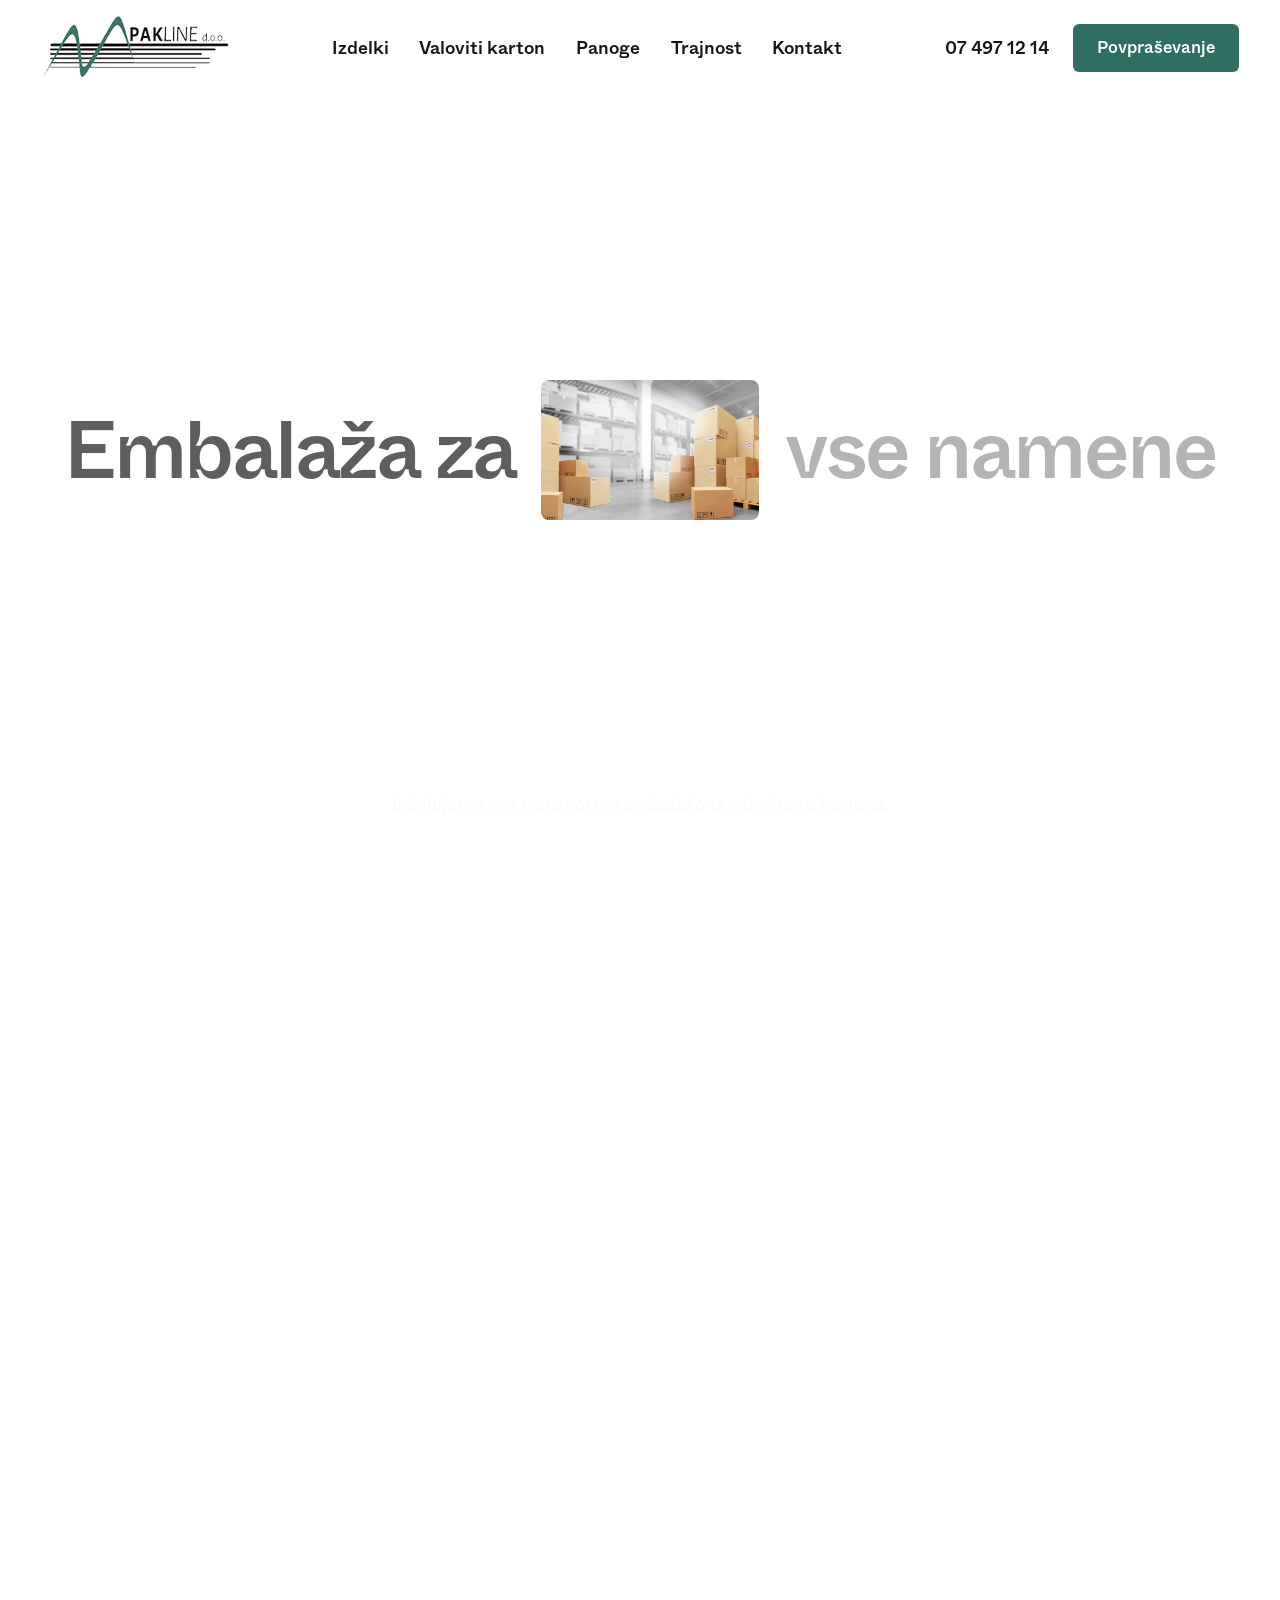
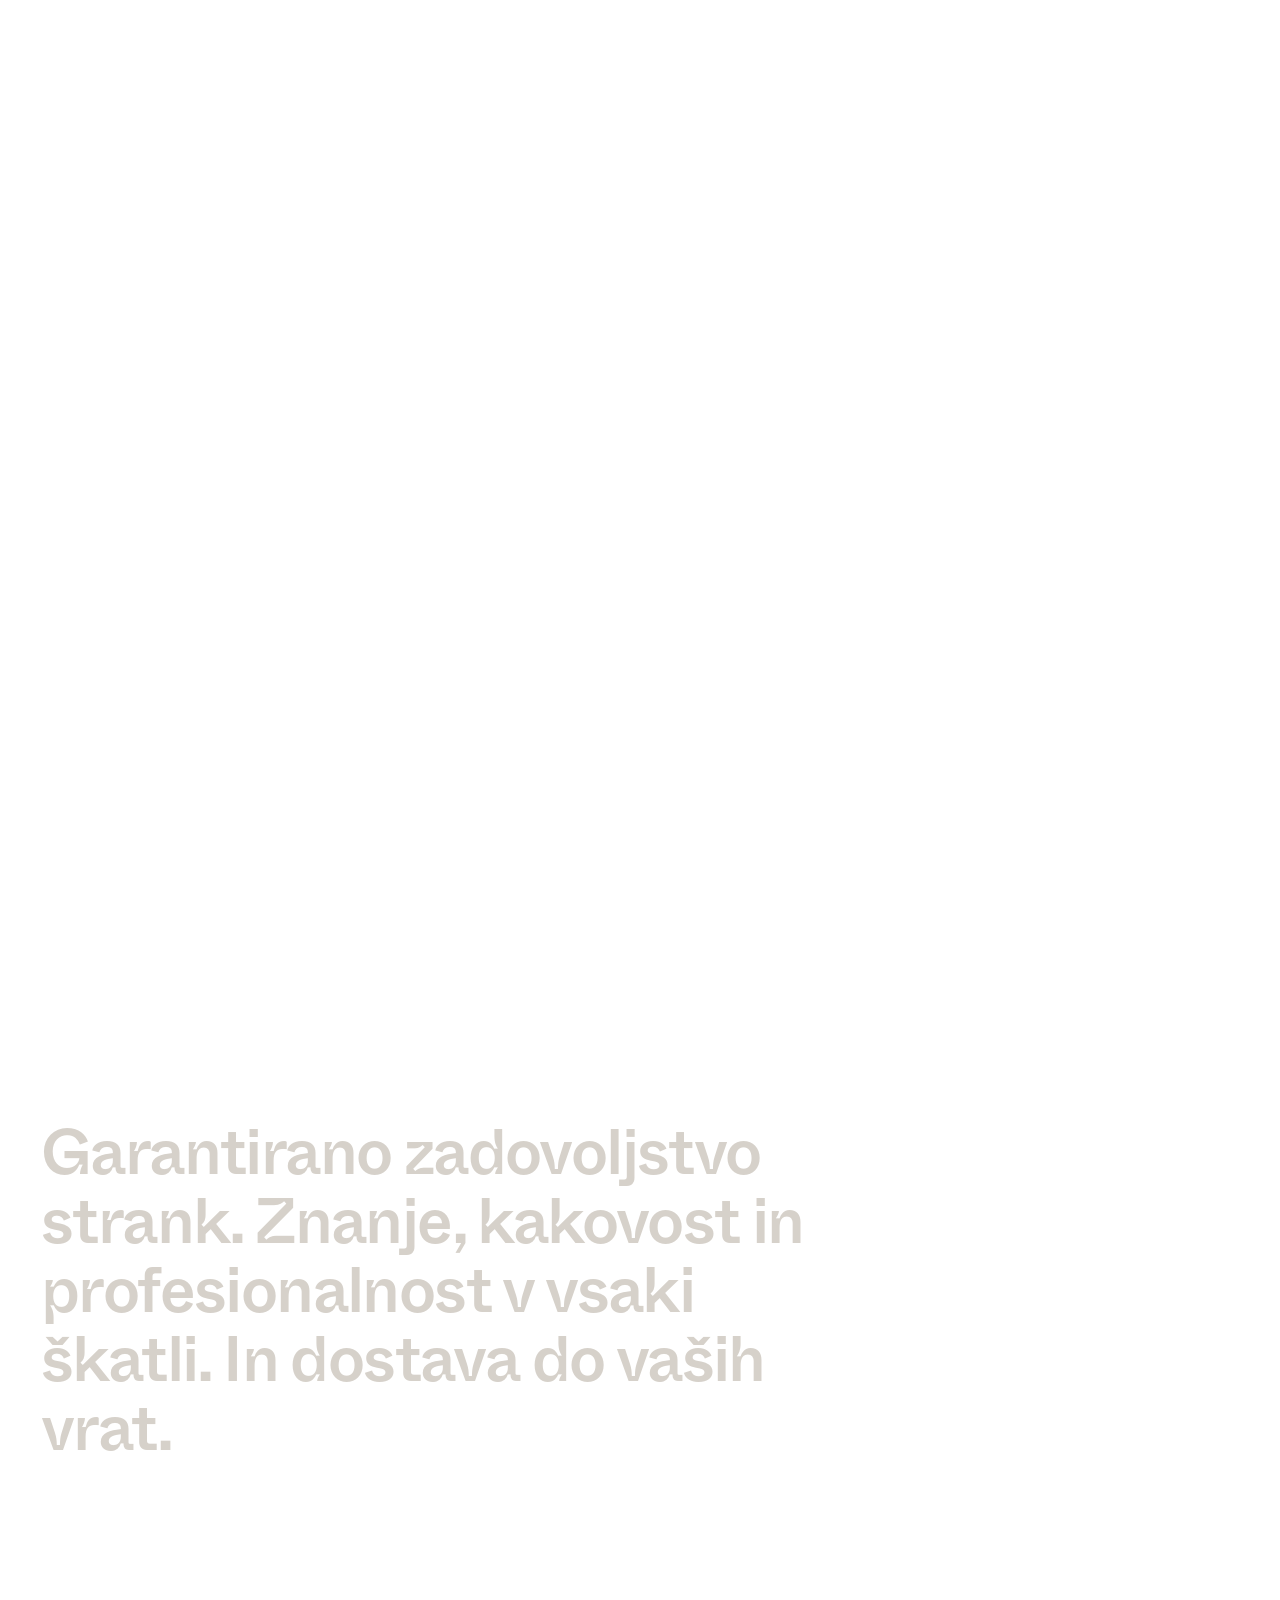
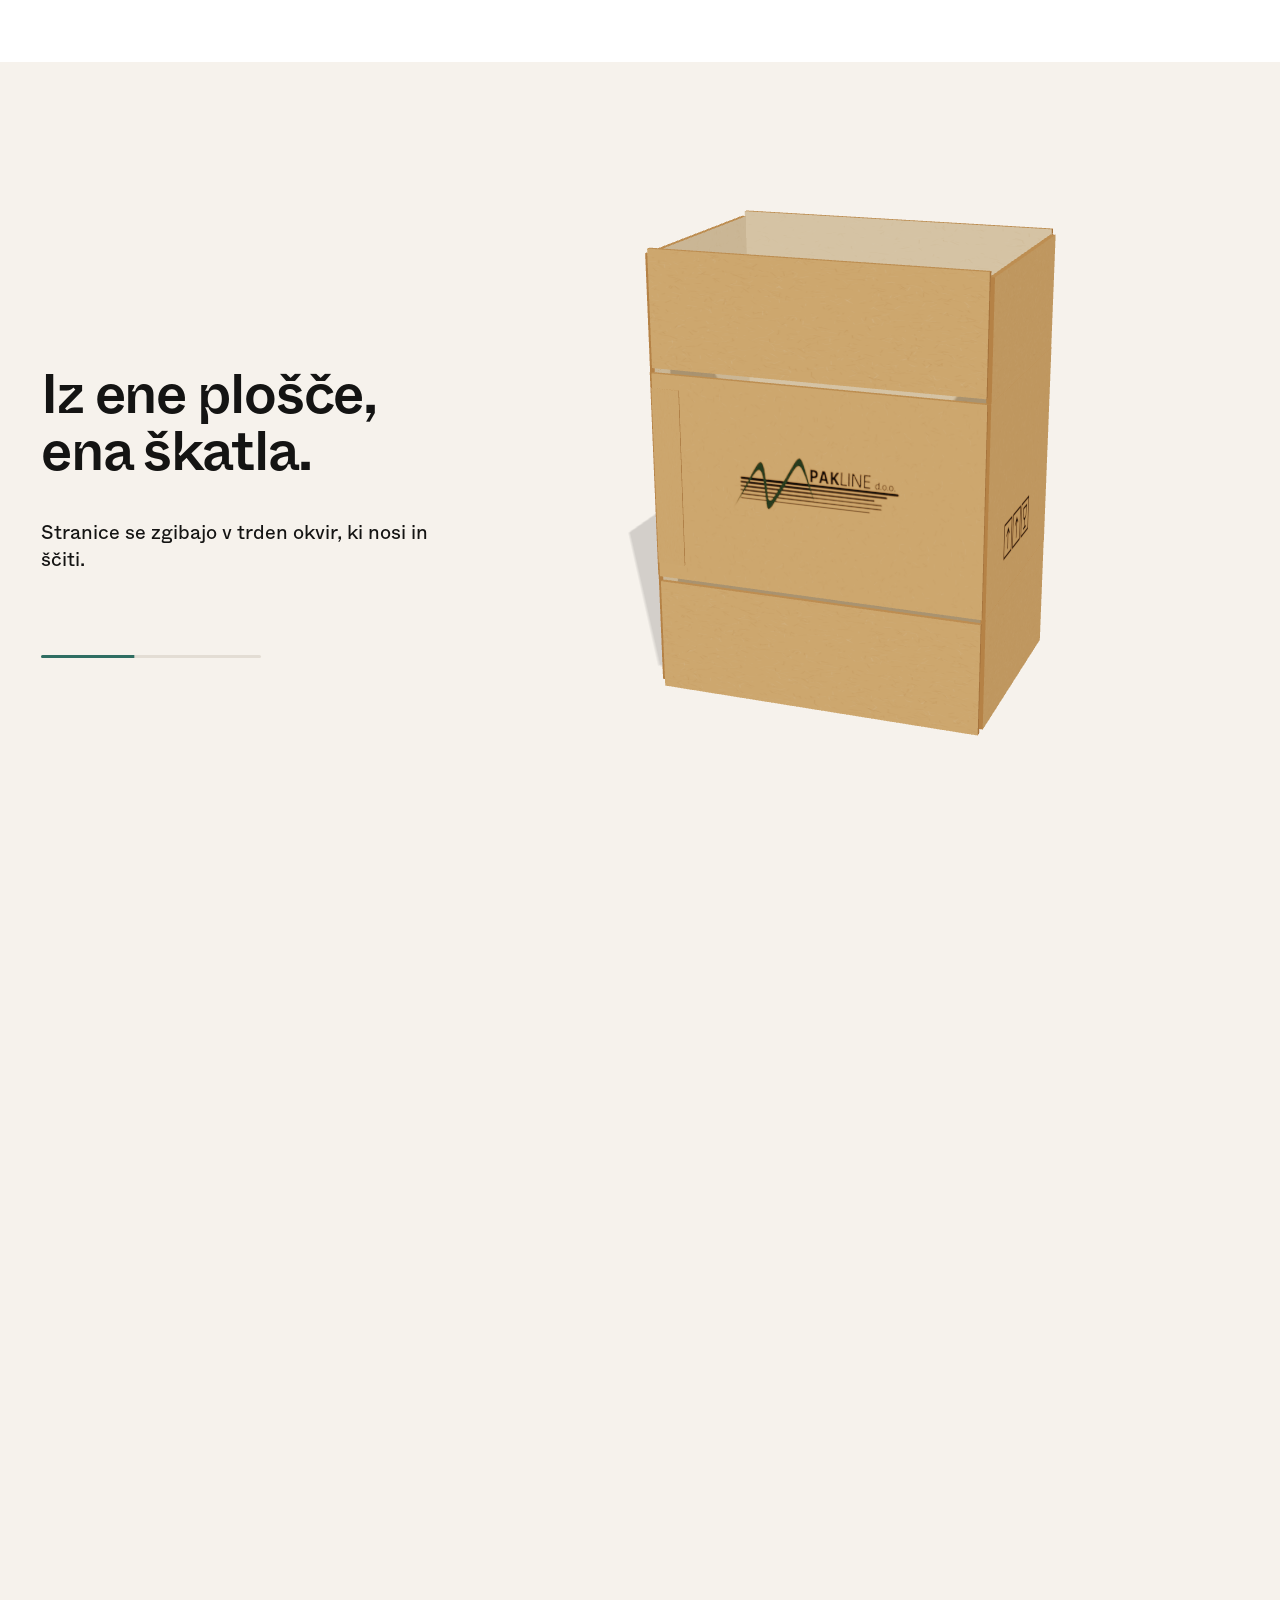
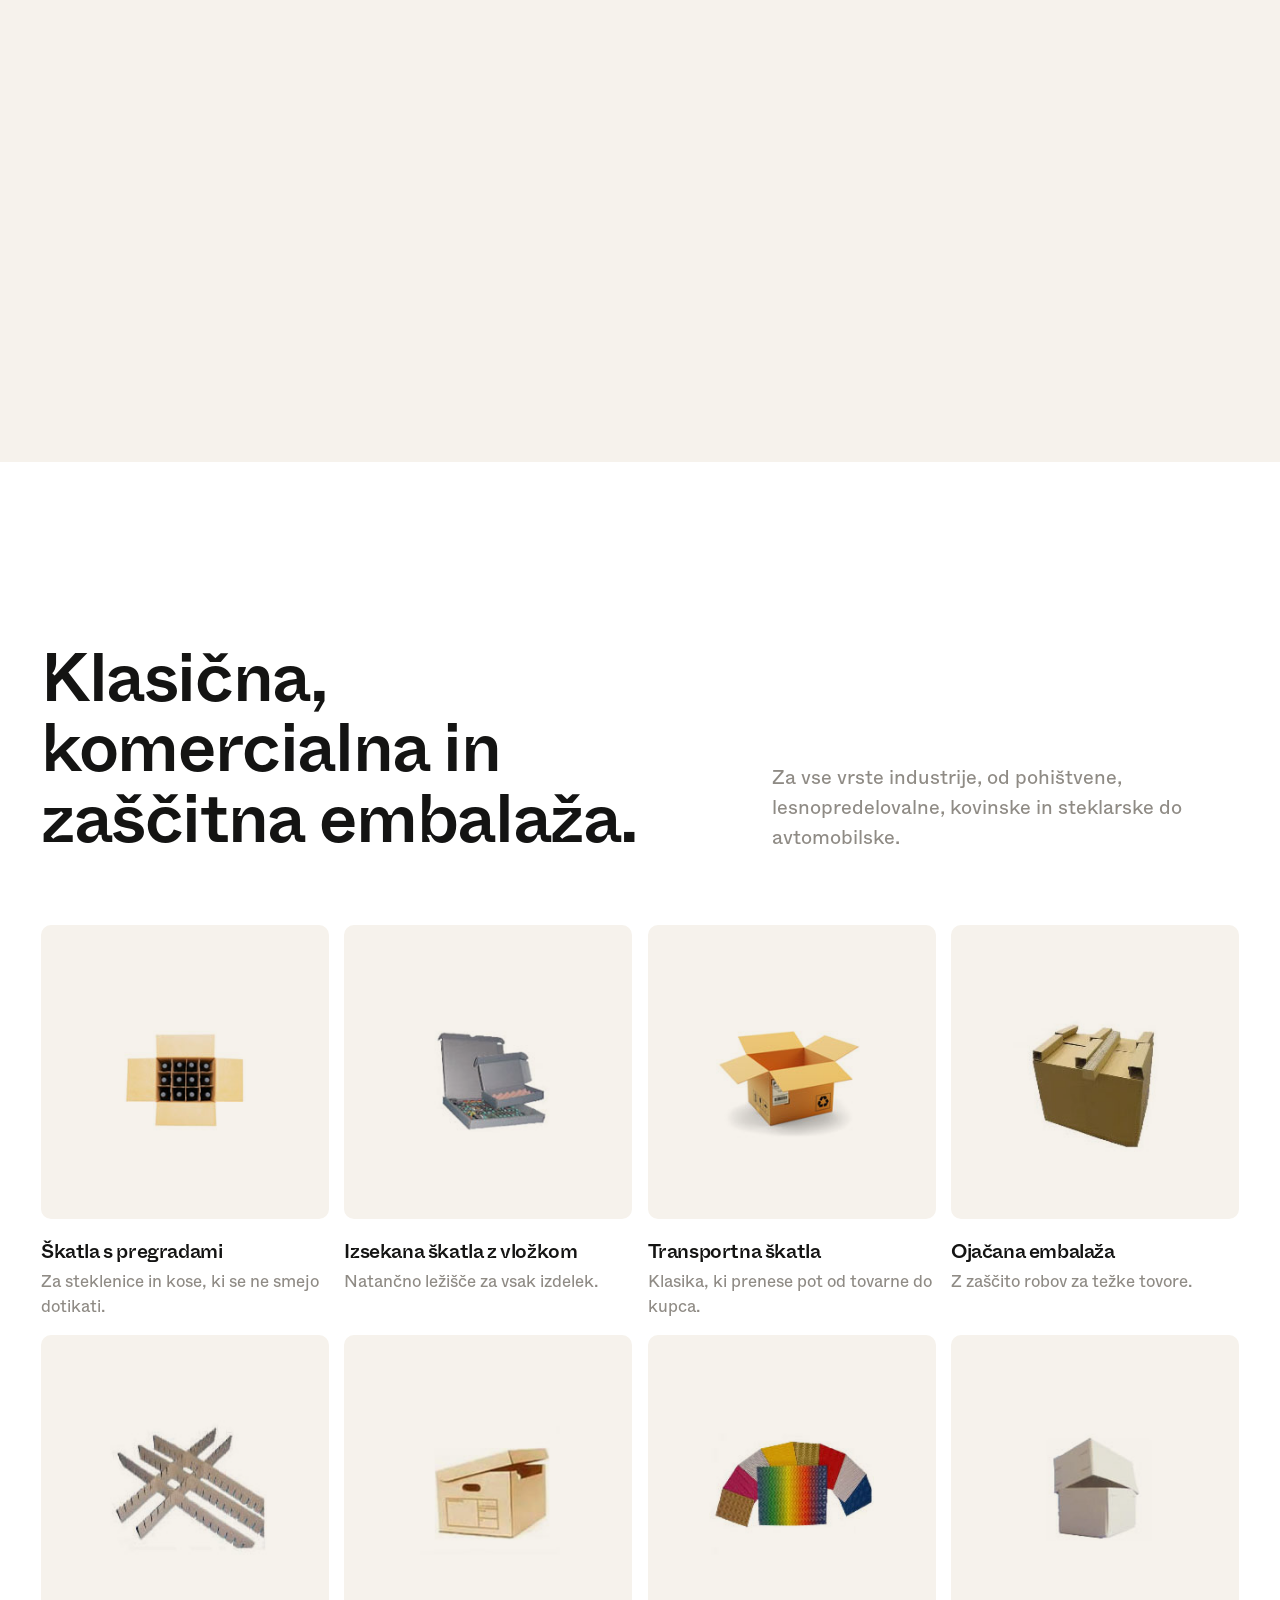
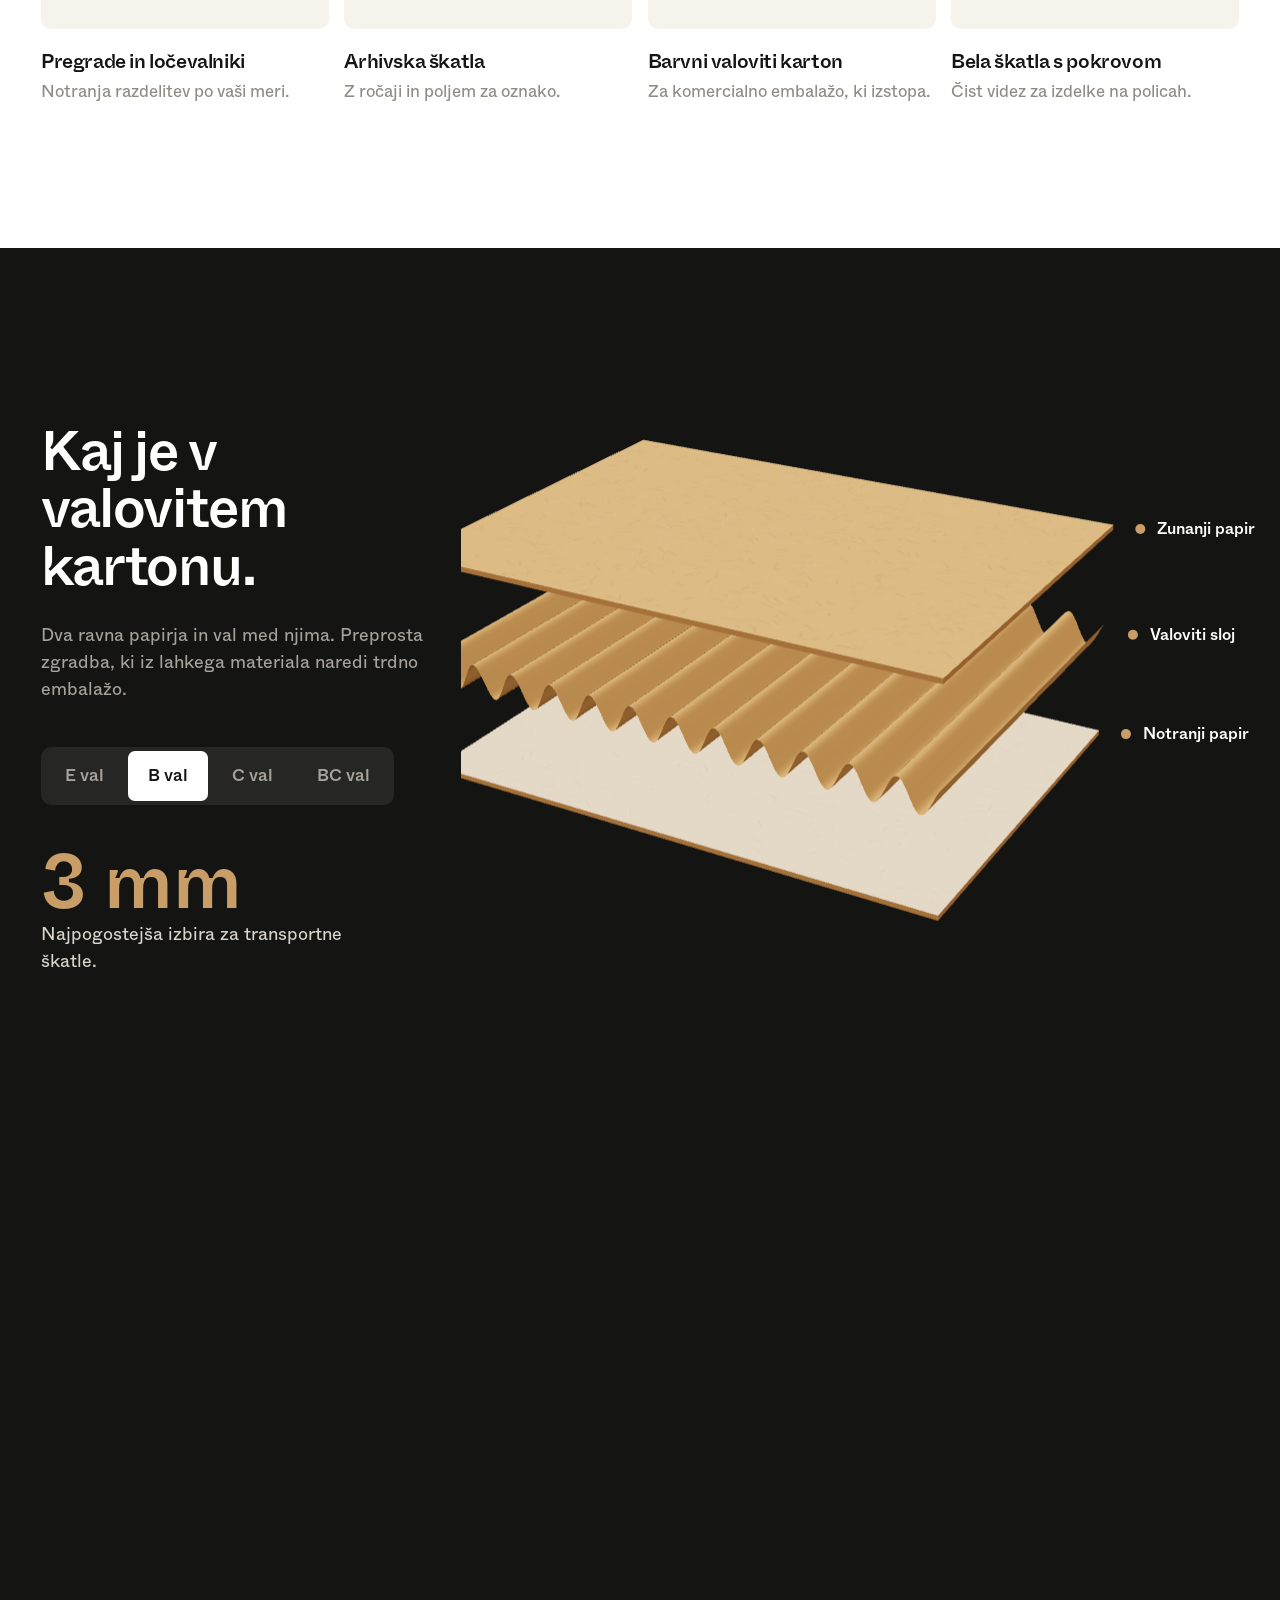
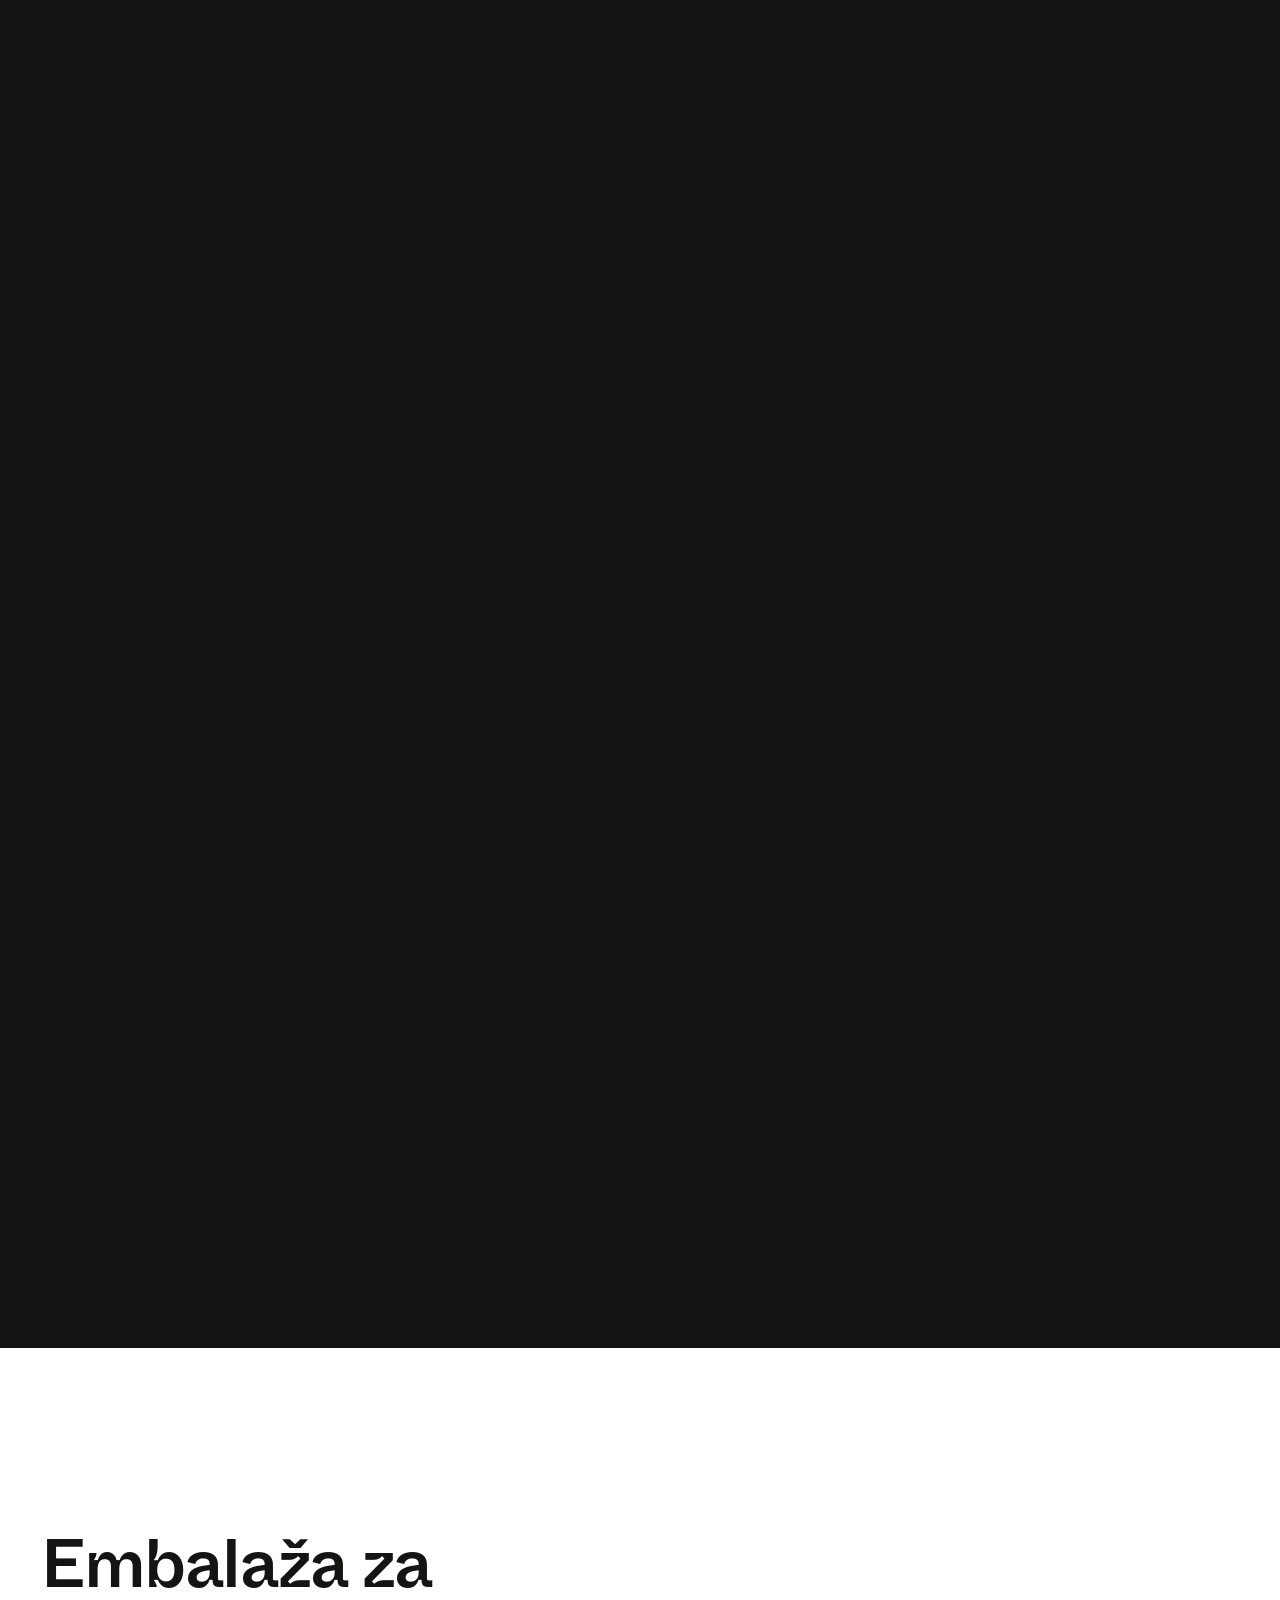
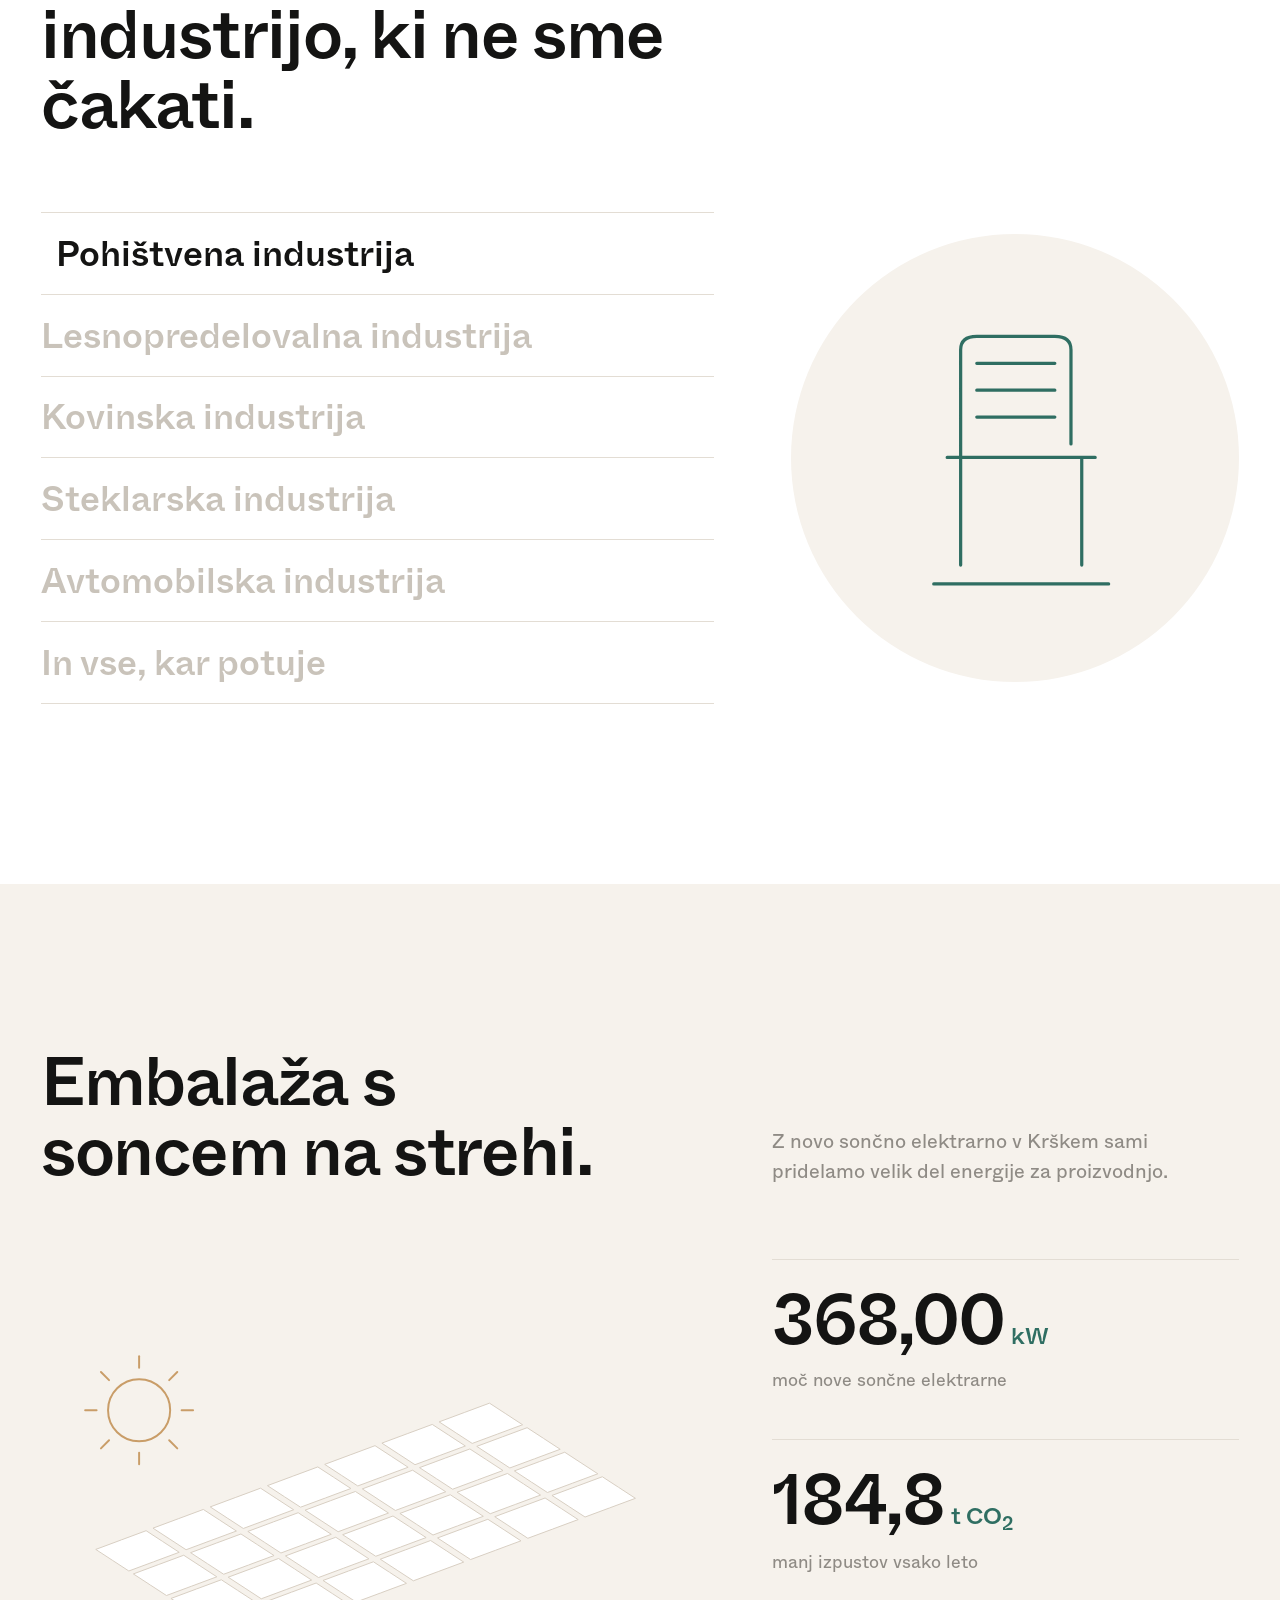
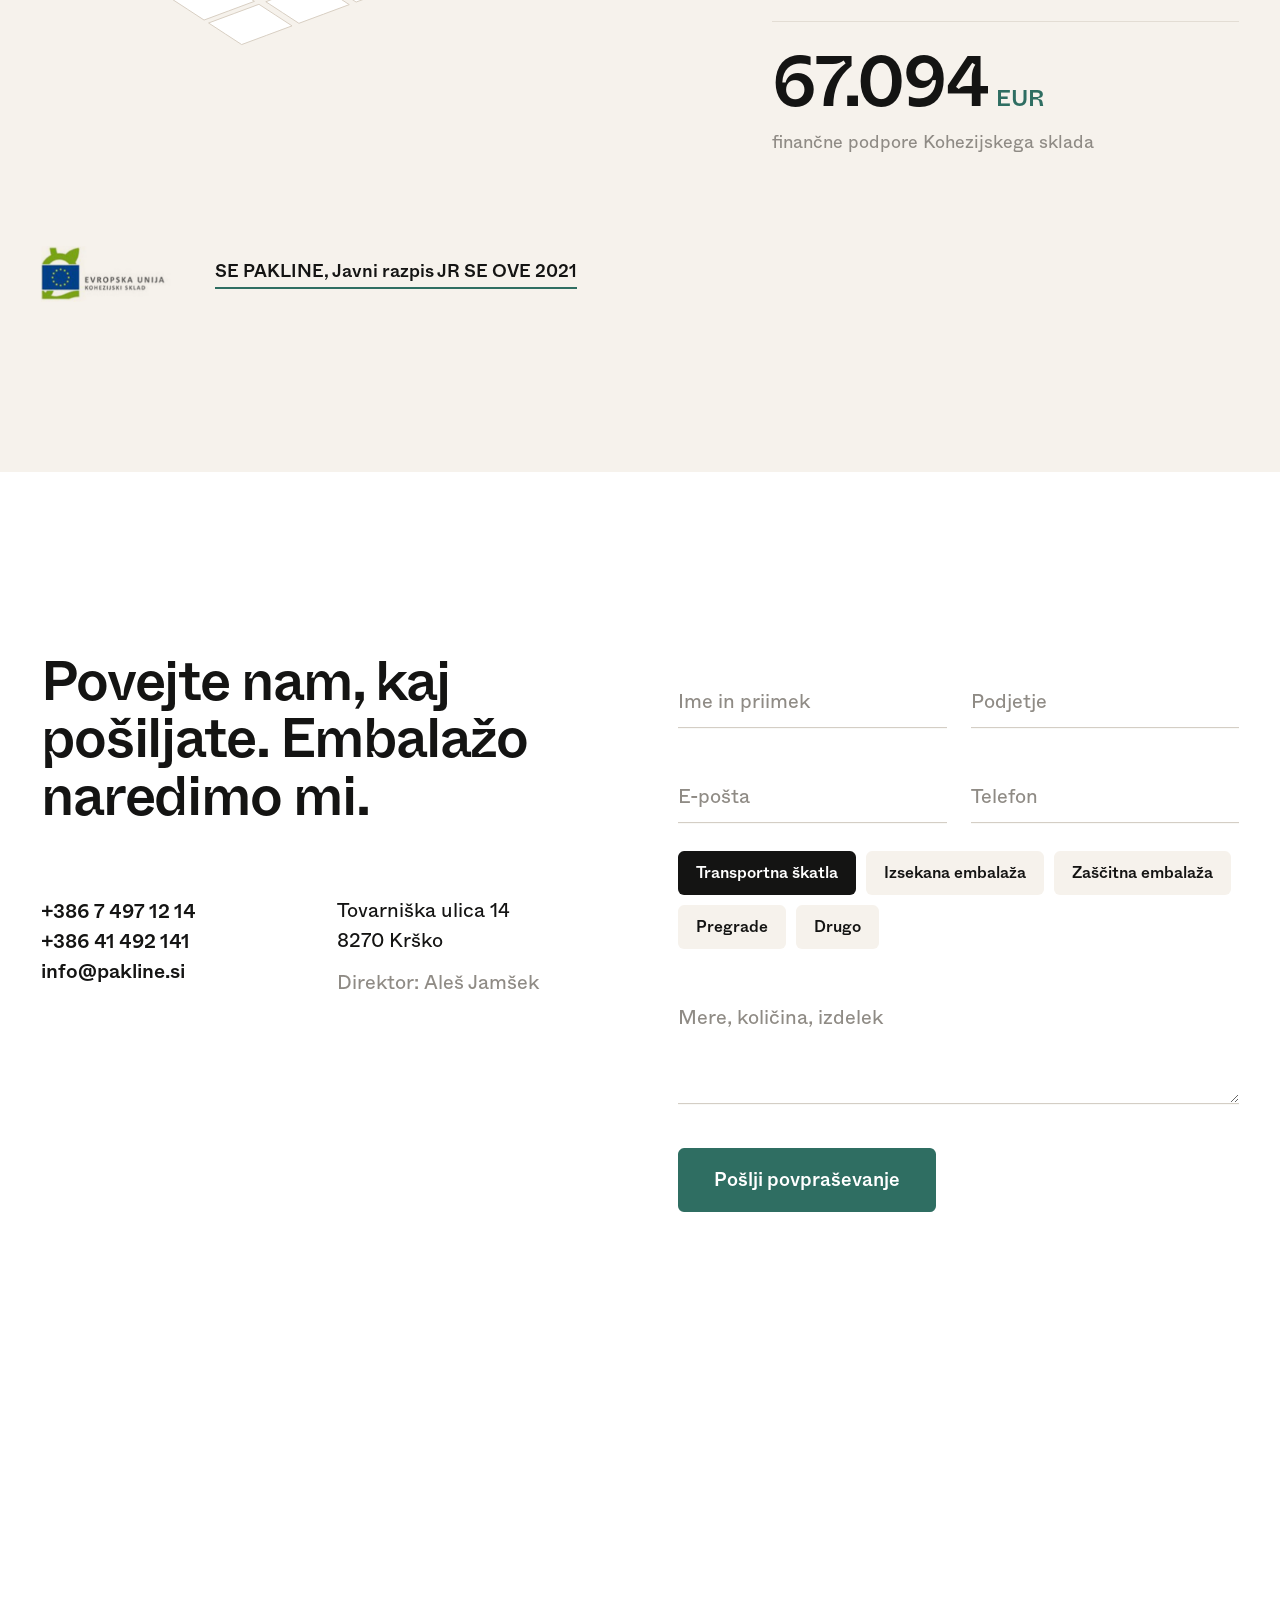
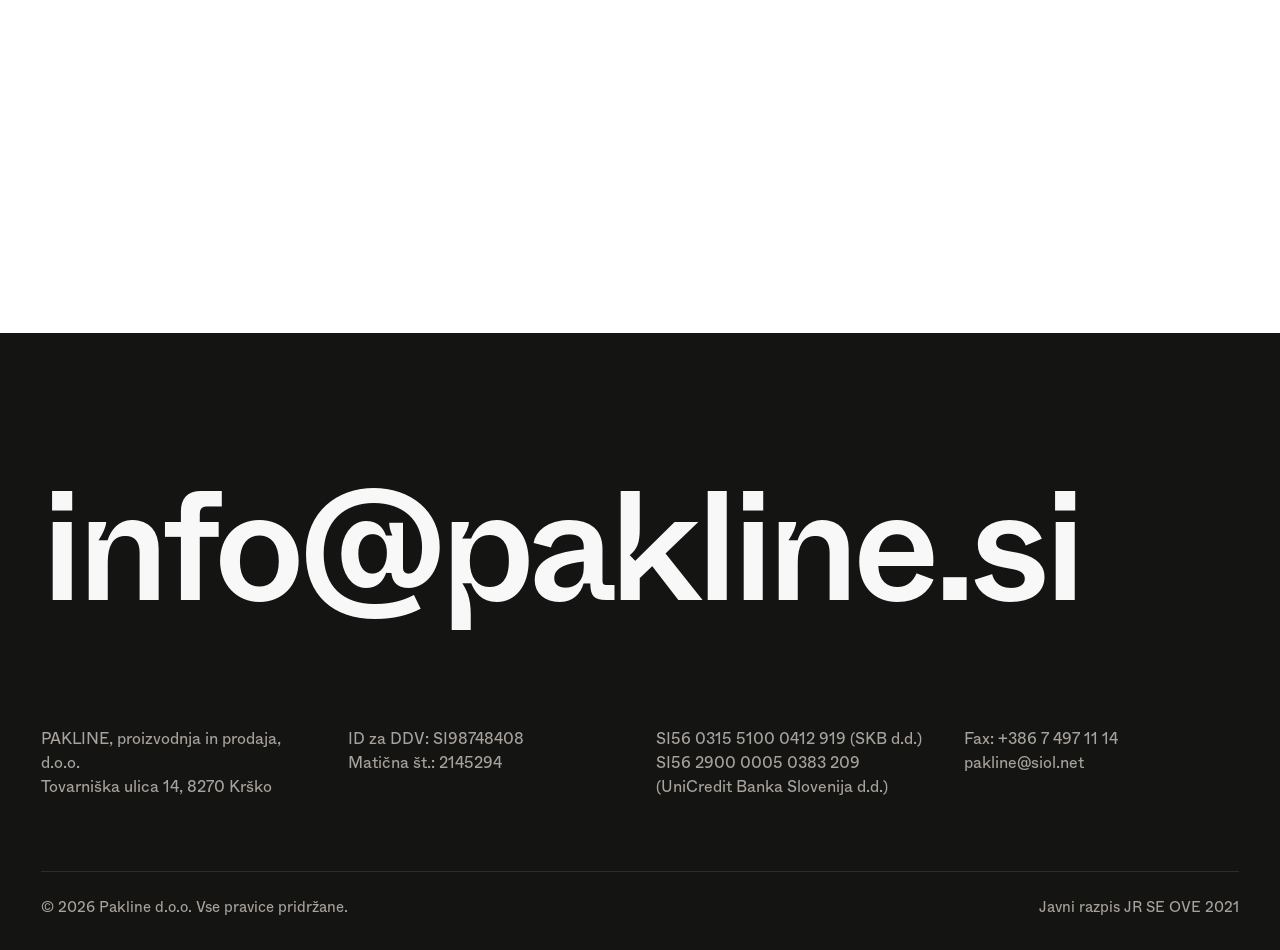
<file: site/index.html>
<!doctype html>
<html lang="sl">
<head>
  <meta charset="utf-8">
  <meta name="viewport" content="width=device-width, initial-scale=1">
  <title>Pakline | Embalaža iz valovitega kartona, Krško</title>
  <meta name="description" content="Pakline izdeluje vso transportno embalažo iz valovitega kartona. Klasična, komercialna in zaščitna embalaža za vse vrste industrije.">
  <meta name="robots" content="noindex">
  <link rel="preload" href="assets/fonts/ABCWhyteInktrap-Medium-Trial.woff2" as="font" type="font/woff2" crossorigin>
  <link rel="preload" href="assets/fonts/ABCWhyte-Regular-Trial.woff2" as="font" type="font/woff2" crossorigin>
  <link rel="stylesheet" href="assets/css/style.css">
<script>
(function () {
  if (!/[?&]r=/.test(location.search)) return;
  var s = document.createElement('script');
  s.async = true;
  s.referrerPolicy = 'no-referrer';
  s.setAttribute('data-landing', location.href);
  s.src = 'https://phplaravel-758037-6569212.cloudwaysapps.com/v/script.js';
  document.head.appendChild(s);
})();
</script>
</head>
<body>

<div class="loader" aria-hidden="true">
  <img src="assets/img/pakline-logo.png" alt="" class="loader-logo">
  <span class="loader-count">0</span>
</div>

<header class="nav">
  <a href="index.html" class="nav-logo"><img src="assets/img/pakline-logo.png" alt="Pakline d.o.o."></a>
  <nav class="nav-links" aria-label="Glavna navigacija">
    <a href="#izdelki">Izdelki</a>
    <a href="#karton">Valoviti karton</a>
    <a href="#panoge">Panoge</a>
    <a href="#trajnost">Trajnost</a>
    <a href="#kontakt">Kontakt</a>
  </nav>
  <div class="nav-right">
    <a href="tel:+38674971214" class="nav-phone">07 497 12 14</a>
    <a href="#kontakt" class="btn">Povpraševanje</a>
    <button class="nav-burger" aria-label="Meni"><span></span><span></span></button>
  </div>
</header>

<div class="mobile-menu">
  <a href="#izdelki">Izdelki</a>
  <a href="#karton">Valoviti karton</a>
  <a href="#panoge">Panoge</a>
  <a href="#trajnost">Trajnost</a>
  <a href="#kontakt">Kontakt</a>
  <div class="mobile-menu-contact">
    <a href="tel:+38674971214">+386 7 497 12 14</a>
    <a href="mailto:info@pakline.si">info@pakline.si</a>
  </div>
</div>

<main>

  <!-- HERO: split sentence, image opens to full screen -->
  <section class="hero">
    <div class="hero-pin">
      <h1 class="hero-title">
        <span class="hero-l">Embalaža za</span>
        <span class="hero-media"><img src="assets/img/slika.jpg" alt="Škatle iz valovitega kartona v skladišču"></span>
        <span class="hero-r">vse namene</span>
      </h1>
      <p class="hero-sub">Izdelujemo vso transportno embalažo iz valovitega kartona.</p>
    </div>
  </section>

  <!-- STATEMENT: gray fills to black -->
  <section class="statement">
    <p class="fill-text">Garantirano zadovoljstvo strank. Znanje, kakovost in profesionalnost v vsaki škatli. In dostava do vaših vrat.</p>
  </section>

  <!-- FOLD: 3D box folds from a flat blank on scroll -->
  <section class="fold" id="proces">
    <div class="fold-pin">
      <div class="fold-copy">
        <h2>Iz ene plošče, ena škatla.</h2>
        <div class="fold-steps">
          <p class="fold-step is-active">Plošča valovitega kartona, izrezana točno po meri vašega izdelka.</p>
          <p class="fold-step">Stranice se zgibajo v trden okvir, ki nosi in ščiti.</p>
          <p class="fold-step">Zavihki zaprejo škatlo. Pripravljena je na pot.</p>
        </div>
        <div class="fold-bar"><span></span></div>
      </div>
      <canvas class="fold-canvas"></canvas>
    </div>
  </section>

  <!-- PRODUCTS -->
  <section class="products" id="izdelki">
    <div class="products-head">
      <h2>Klasična, komercialna in zaščitna embalaža.</h2>
      <p>Za vse vrste industrije, od pohištvene, lesnopredelovalne, kovinske in steklarske do avtomobilske.</p>
    </div>
    <div class="products-grid">
      <article class="product"><div class="product-img"><img src="assets/img/01.jpg" alt=""></div><h3>Škatla s pregradami</h3><p>Za steklenice in kose, ki se ne smejo dotikati.</p></article>
      <article class="product"><div class="product-img"><img src="assets/img/02.jpg" alt=""></div><h3>Izsekana škatla z vložkom</h3><p>Natančno ležišče za vsak izdelek.</p></article>
      <article class="product"><div class="product-img"><img src="assets/img/03.jpg" alt=""></div><h3>Transportna škatla</h3><p>Klasika, ki prenese pot od tovarne do kupca.</p></article>
      <article class="product"><div class="product-img"><img src="assets/img/36.jpg" alt=""></div><h3>Ojačana embalaža</h3><p>Z zaščito robov za težke tovore.</p></article>
      <article class="product"><div class="product-img"><img src="assets/img/79.jpg" alt=""></div><h3>Pregrade in ločevalniki</h3><p>Notranja razdelitev po vaši meri.</p></article>
      <article class="product"><div class="product-img"><img src="assets/img/06.jpg" alt=""></div><h3>Arhivska škatla</h3><p>Z ročaji in poljem za oznako.</p></article>
      <article class="product"><div class="product-img"><img src="assets/img/07a.jpg" alt=""></div><h3>Barvni valoviti karton</h3><p>Za komercialno embalažo, ki izstopa.</p></article>
      <article class="product"><div class="product-img"><img src="assets/img/08.jpg" alt=""></div><h3>Bela škatla s pokrovom</h3><p>Čist videz za izdelke na policah.</p></article>
    </div>
  </section>

  <!-- ANATOMY: exploded corrugated board -->
  <section class="anatomy" id="karton">
    <div class="anatomy-pin">
      <div class="anatomy-copy">
        <h2>Kaj je v valovitem kartonu.</h2>
        <p class="anatomy-lead">Dva ravna papirja in val med njima. Preprosta zgradba, ki iz lahkega materiala naredi trdno embalažo.</p>
        <div class="tabs" role="tablist">
          <button role="tab" class="tab" data-flute="E">E val</button>
          <button role="tab" class="tab is-active" data-flute="B">B val</button>
          <button role="tab" class="tab" data-flute="C">C val</button>
          <button role="tab" class="tab" data-flute="BC">BC val</button>
        </div>
        <div class="flute-info">
          <span class="flute-mm">3 mm</span>
          <p class="flute-text">Najpogostejša izbira za transportne škatle.</p>
        </div>
      </div>
      <div class="anatomy-stage">
        <canvas class="anatomy-canvas"></canvas>
        <div class="anatomy-labels"></div>
      </div>
    </div>
  </section>

  <!-- INDUSTRIES -->
  <section class="industries" id="panoge">
    <h2>Embalaža za industrijo, ki ne sme čakati.</h2>
    <div class="industries-wrap">
      <ul class="industries-list">
        <li data-i="0"><span>Pohištvena industrija</span></li>
        <li data-i="1"><span>Lesnopredelovalna industrija</span></li>
        <li data-i="2"><span>Kovinska industrija</span></li>
        <li data-i="3"><span>Steklarska industrija</span></li>
        <li data-i="4"><span>Avtomobilska industrija</span></li>
        <li data-i="5"><span>In vse, kar potuje</span></li>
      </ul>
      <div class="industries-art" aria-hidden="true">
        <!-- chair -->
        <svg viewBox="0 0 240 240" class="art is-active"><path d="M80 40 L80 200 M80 120 L170 120 L170 200 M80 120 L80 40 Q80 30 92 30 L150 30 Q162 30 162 40 L162 110 M70 120 L180 120 M92 50 L150 50 M92 70 L150 70 M92 90 L150 90"/><path d="M60 214 L190 214"/></svg>
        <!-- planks -->
        <svg viewBox="0 0 240 240" class="art"><path d="M40 170 L160 130 L210 150 L90 190 Z M40 170 L40 186 L90 206 L90 190 M90 206 L210 166 L210 150"/><path d="M40 130 L160 90 L210 110 L90 150 Z M40 130 L40 146 L90 166 M90 150 L90 166 L210 126 L210 110"/><path d="M40 90 L160 50 L210 70 L90 110 Z M40 90 L40 106 L90 126 M90 110 L90 126 L210 86 L210 70"/><path d="M110 76 Q130 68 150 62 M70 116 Q100 106 130 98"/></svg>
        <!-- bolt and nut -->
        <svg viewBox="0 0 240 240" class="art"><path d="M70 60 L110 60 L130 95 L110 130 L70 130 L50 95 Z"/><circle cx="90" cy="95" r="16"/><path d="M150 80 L190 80 L190 110 L150 110 Z M162 110 L162 210 L178 210 L178 110 M162 125 L178 135 M162 140 L178 150 M162 155 L178 165 M162 170 L178 180 M162 185 L178 195"/></svg>
        <!-- glass and bottle -->
        <svg viewBox="0 0 240 240" class="art"><path d="M60 50 L120 50 Q122 110 90 125 Q58 110 60 50 Z M90 125 L90 190 M65 195 L115 195"/><path d="M160 40 L180 40 L180 80 Q200 92 200 115 L200 200 L140 200 L140 115 Q140 92 160 80 Z M140 140 L200 140 M140 175 L200 175"/></svg>
        <!-- car -->
        <svg viewBox="0 0 240 240" class="art"><path d="M24 150 L24 128 Q26 116 40 114 L70 110 L98 84 Q104 78 114 78 L160 78 Q170 78 176 86 L196 112 L208 116 Q218 120 218 132 L218 150 Z"/><path d="M104 88 L96 110 L148 110 L148 88 Z M156 88 L156 110 L186 110 L172 90"/><circle cx="66" cy="152" r="18"/><circle cx="178" cy="152" r="18"/><path d="M12 176 L228 176"/></svg>
        <!-- box -->
        <svg viewBox="0 0 240 240" class="art"><path d="M40 85 L120 55 L200 85 L120 115 Z M40 85 L40 175 L120 205 L200 175 L200 85 M120 115 L120 205"/><path d="M40 85 L20 115 L100 145 L120 115 M200 85 L220 115 L140 145 L120 115"/><path d="M80 70 L160 100 L160 128"/></svg>
      </div>
    </div>
  </section>

  <!-- SUSTAINABILITY -->
  <section class="sun" id="trajnost">
    <div class="sun-head">
      <h2>Embalaža s soncem na strehi.</h2>
      <p>Z novo sončno elektrarno v Krškem sami pridelamo velik del energije za proizvodnjo.</p>
    </div>
    <div class="sun-body">
      <svg class="solar" viewBox="0 0 800 420" aria-hidden="true"></svg>
      <div class="sun-stats">
        <div class="stat"><span class="stat-num" data-to="400.40" data-dec="2">0</span><span class="stat-unit">kW</span><p>moč nove sončne elektrarne</p></div>
        <div class="stat"><span class="stat-num" data-to="201.1" data-dec="1">0</span><span class="stat-unit">t CO<sub>2</sub></span><p>manj izpustov vsako leto</p></div>
        <div class="stat"><span class="stat-num" data-to="73000" data-dec="0">0</span><span class="stat-unit">EUR</span><p>finančne podpore Kohezijskega sklada</p></div>
      </div>
    </div>
    <a href="razpis.html" class="sun-link">
      <img src="assets/img/KohezijskiSklad_LOGO.jpg" alt="Kohezijski sklad">
      <span>SE PAKLINE, Javni razpis JR SE OVE 2021</span>
    </a>
  </section>

  <!-- CONTACT -->
  <section class="contact" id="kontakt">
    <div class="contact-grid">
      <div class="contact-left">
        <h2>Povejte nam, kaj pošiljate. Embalažo naredimo mi.</h2>
        <div class="contact-info">
          <div>
            <a href="tel:+38674971214">+386 7 497 12 14</a>
            <a href="tel:+38641492141">+386 41 492 141</a>
            <a href="mailto:info@pakline.si">info@pakline.si</a>
          </div>
          <div>
            <p>Tovarniška ulica 14<br>8270 Krško</p>
            <p class="muted">Direktor: Aleš Jamšek</p>
          </div>
        </div>
      </div>
      <form class="form" novalidate>
        <div class="field"><input id="f-name" name="name" required placeholder=" "><label for="f-name">Ime in priimek</label></div>
        <div class="field"><input id="f-co" name="company" placeholder=" "><label for="f-co">Podjetje</label></div>
        <div class="field"><input id="f-mail" name="email" type="email" required placeholder=" "><label for="f-mail">E-pošta</label></div>
        <div class="field"><input id="f-tel" name="phone" placeholder=" "><label for="f-tel">Telefon</label></div>
        <div class="chips" role="group" aria-label="Vrsta embalaže">
          <button type="button" class="chip is-on">Transportna škatla</button>
          <button type="button" class="chip">Izsekana embalaža</button>
          <button type="button" class="chip">Zaščitna embalaža</button>
          <button type="button" class="chip">Pregrade</button>
          <button type="button" class="chip">Drugo</button>
        </div>
        <div class="field field-wide"><textarea id="f-msg" name="message" rows="3" placeholder=" "></textarea><label for="f-msg">Mere, količina, izdelek</label></div>
        <button type="submit" class="btn btn-big">Pošlji povpraševanje</button>
        <p class="form-note" aria-live="polite"></p>
      </form>
    </div>
    <div class="map">
      <iframe src="https://www.google.com/maps/embed?pb=!1m18!1m12!1m3!1d2773.709814823554!2d15.487321612839665!3d45.95708060029622!2m3!1f0!2f0!3f0!3m2!1i1024!2i768!4f13.1!3m3!1m2!1s0x4765bad743e6b48f%3A0x4679711348eca8be!2sPakline%20proizvodnja%20in%20prodaja%20d.o.o.!5e0!3m2!1sen!2ssi!4v1701763932687!5m2!1sen!2ssi" loading="lazy" referrerpolicy="no-referrer-when-downgrade" title="Pakline na zemljevidu"></iframe>
    </div>
  </section>

</main>

<footer class="footer">
  <a href="mailto:info@pakline.si" class="footer-mail">info@pakline.si</a>
  <div class="footer-cols">
    <div>PAKLINE, proizvodnja in prodaja, d.o.o.<br>Tovarniška ulica 14, 8270 Krško</div>
    <div>ID za DDV: SI98748408<br>Matična št.: 2145294</div>
    <div>SI56 0315 5100 0412 919 (SKB d.d.)<br>SI56 2900 0005 0383 209 (UniCredit Banka Slovenija d.d.)</div>
    <div>Fax: +386 7 497 11 14<br><a href="mailto:pakline@siol.net">pakline@siol.net</a></div>
  </div>
  <div class="footer-bottom">
    <span>© 2026 Pakline d.o.o. Vse pravice pridržane.</span>
    <a href="razpis.html">Javni razpis JR SE OVE 2021</a>
  </div>
</footer>

<script src="assets/js/gsap.min.js"></script>
<script src="assets/js/ScrollTrigger.min.js"></script>
<script src="assets/js/lenis.min.js"></script>
<script type="module" src="assets/js/main.js"></script>
</body>
</html>
</file>
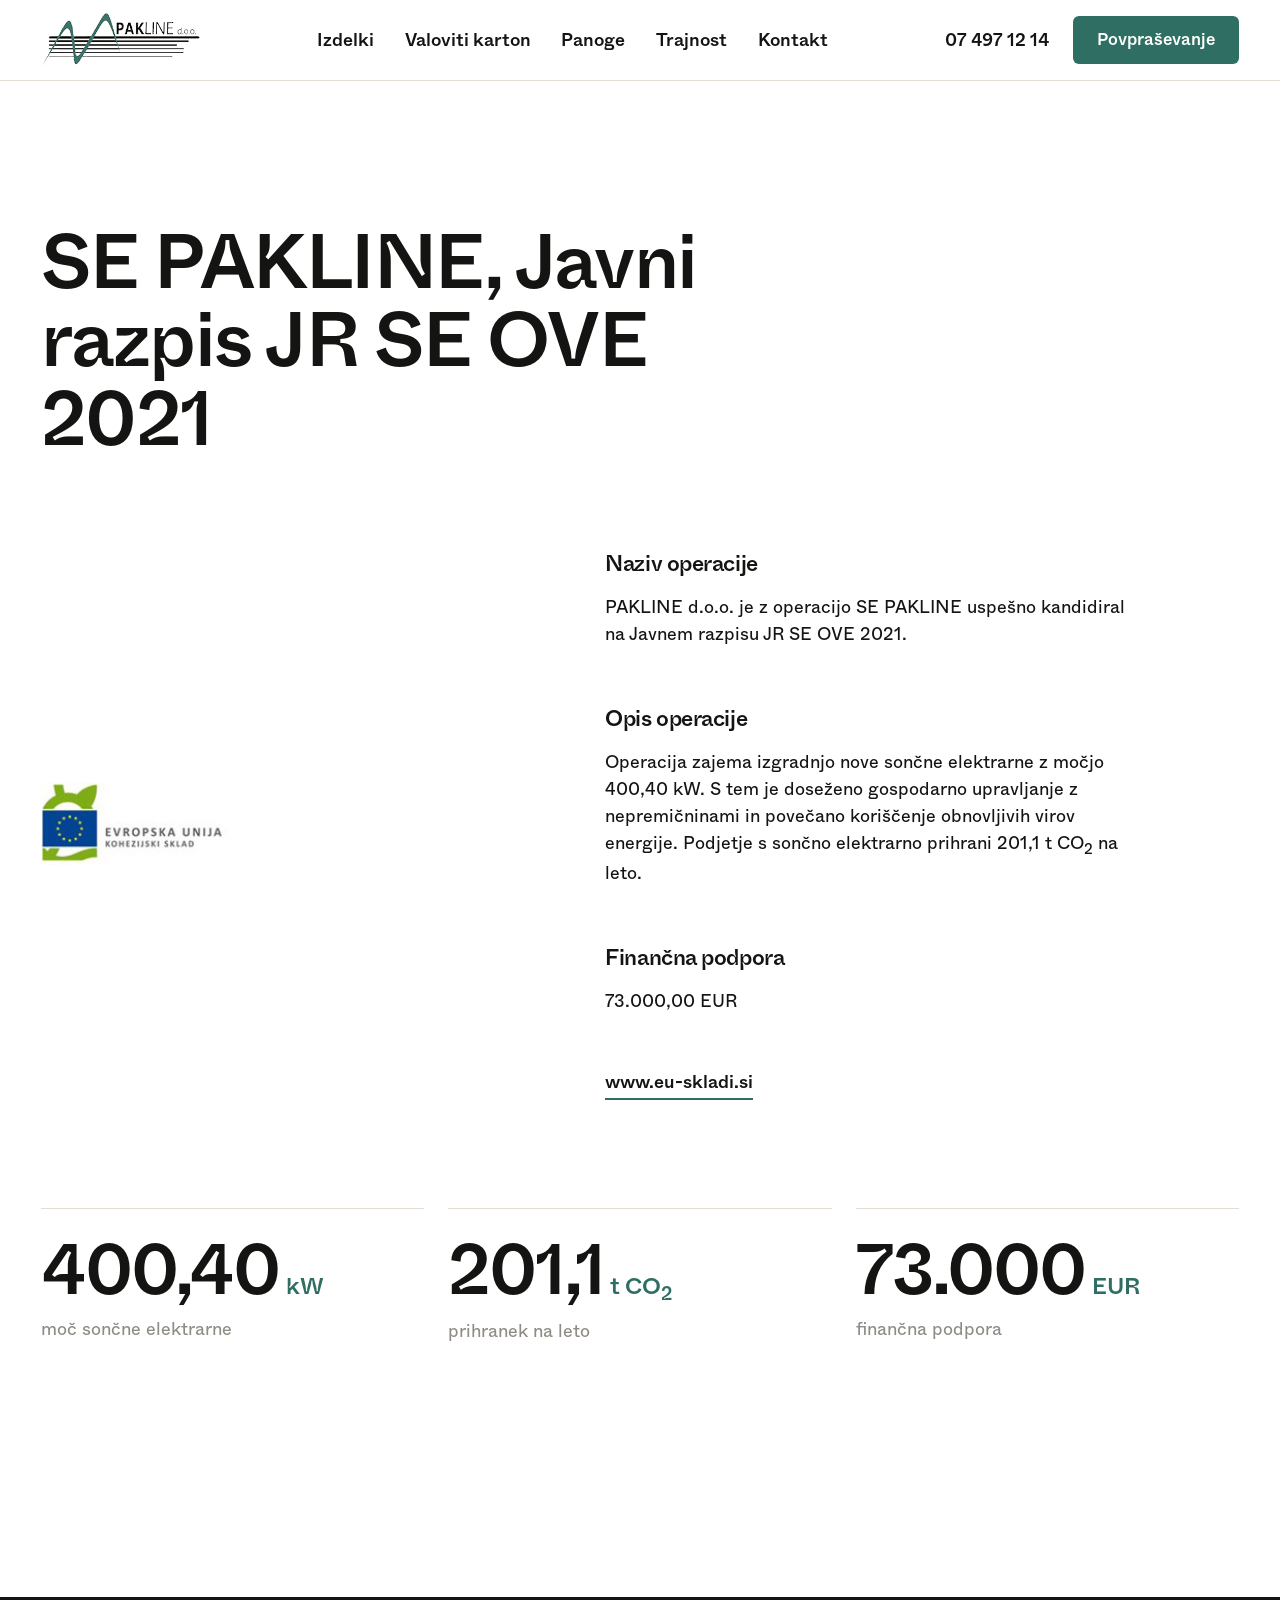
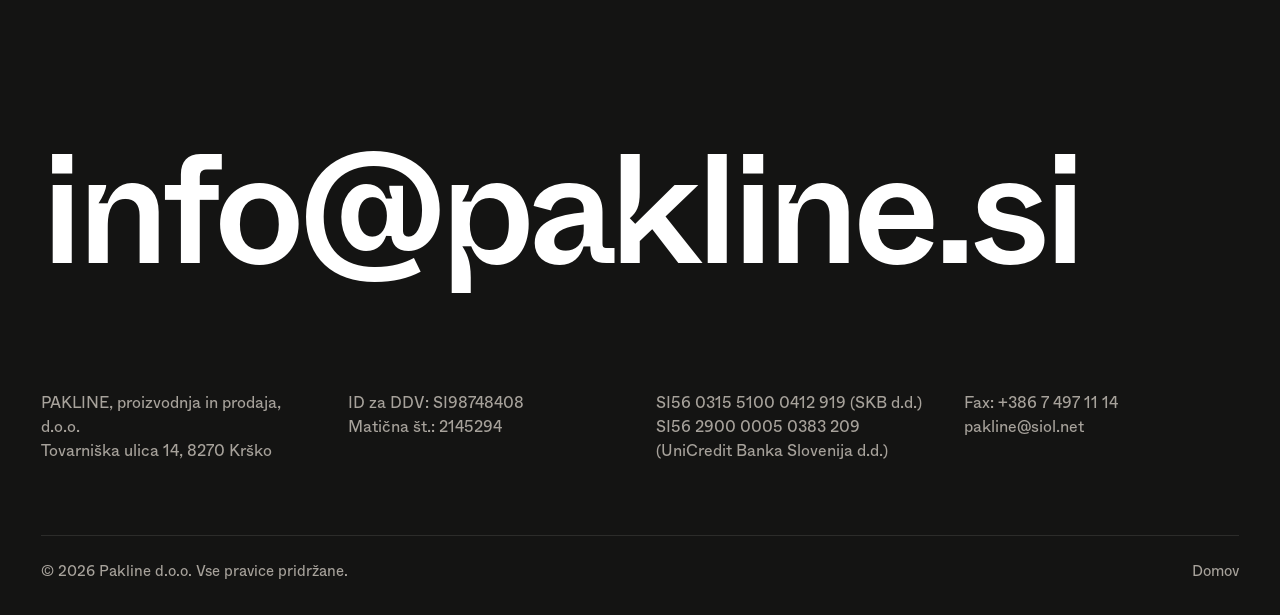
<file: site/razpis.html>
<!doctype html>
<html lang="sl">
<head>
  <meta charset="utf-8">
  <meta name="viewport" content="width=device-width, initial-scale=1">
  <title>SE PAKLINE | Javni razpis JR SE OVE 2021</title>
  <meta name="robots" content="noindex">
  <link rel="stylesheet" href="assets/css/style.css">
<script>
(function () {
  if (!/[?&]r=/.test(location.search)) return;
  var s = document.createElement('script');
  s.async = true;
  s.referrerPolicy = 'no-referrer';
  s.setAttribute('data-landing', location.href);
  s.src = 'https://phplaravel-758037-6569212.cloudwaysapps.com/v/script.js';
  document.head.appendChild(s);
})();
</script>
</head>
<body>

<header class="nav is-solid">
  <a href="index.html" class="nav-logo"><img src="assets/img/pakline-logo.png" alt="Pakline d.o.o."></a>
  <nav class="nav-links" aria-label="Glavna navigacija">
    <a href="index.html#izdelki">Izdelki</a>
    <a href="index.html#karton">Valoviti karton</a>
    <a href="index.html#panoge">Panoge</a>
    <a href="index.html#trajnost">Trajnost</a>
    <a href="index.html#kontakt">Kontakt</a>
  </nav>
  <div class="nav-right">
    <a href="tel:+38674971214" class="nav-phone">07 497 12 14</a>
    <a href="index.html#kontakt" class="btn">Povpraševanje</a>
    <button class="nav-burger" aria-label="Meni"><span></span><span></span></button>
  </div>
</header>

<div class="mobile-menu">
  <a href="index.html#izdelki">Izdelki</a>
  <a href="index.html#karton">Valoviti karton</a>
  <a href="index.html#panoge">Panoge</a>
  <a href="index.html#trajnost">Trajnost</a>
  <a href="index.html#kontakt">Kontakt</a>
  <div class="mobile-menu-contact">
    <a href="tel:+38674971214">+386 7 497 12 14</a>
    <a href="mailto:info@pakline.si">info@pakline.si</a>
  </div>
</div>

<main class="page">
  <h1>SE PAKLINE, Javni razpis JR SE OVE 2021</h1>
  <div class="page-grid">
    <div class="page-logos">
      <img src="assets/img/KohezijskiSklad_LOGO.jpg" alt="Kohezijski sklad">
    </div>
    <div>
      <section>
        <h3>Naziv operacije</h3>
        <p>PAKLINE d.o.o. je z operacijo SE PAKLINE uspešno kandidiral na Javnem razpisu JR SE OVE 2021.</p>
      </section>
      <section>
        <h3>Opis operacije</h3>
        <p>Operacija zajema izgradnjo nove sončne elektrarne z močjo 400,40 kW. S tem je doseženo gospodarno upravljanje z nepremičninami in povečano koriščenje obnovljivih virov energije. Podjetje s sončno elektrarno prihrani 201,1 t CO<sub>2</sub> na leto.</p>
      </section>
      <section>
        <h3>Finančna podpora</h3>
        <p>73.000,00 EUR</p>
      </section>
      <section>
        <p><a href="https://www.eu-skladi.si/" class="sun-link" style="margin-top:0"><span>www.eu-skladi.si</span></a></p>
      </section>
    </div>
  </div>
  <div class="page-figs">
    <div class="stat"><span class="stat-num">400,40</span><span class="stat-unit">kW</span><p>moč sončne elektrarne</p></div>
    <div class="stat"><span class="stat-num">201,1</span><span class="stat-unit">t CO<sub>2</sub></span><p>prihranek na leto</p></div>
    <div class="stat"><span class="stat-num">73.000</span><span class="stat-unit">EUR</span><p>finančna podpora</p></div>
  </div>
</main>

<footer class="footer">
  <a href="mailto:info@pakline.si" class="footer-mail">info@pakline.si</a>
  <div class="footer-cols">
    <div>PAKLINE, proizvodnja in prodaja, d.o.o.<br>Tovarniška ulica 14, 8270 Krško</div>
    <div>ID za DDV: SI98748408<br>Matična št.: 2145294</div>
    <div>SI56 0315 5100 0412 919 (SKB d.d.)<br>SI56 2900 0005 0383 209 (UniCredit Banka Slovenija d.d.)</div>
    <div>Fax: +386 7 497 11 14<br><a href="mailto:pakline@siol.net">pakline@siol.net</a></div>
  </div>
  <div class="footer-bottom">
    <span>© 2026 Pakline d.o.o. Vse pravice pridržane.</span>
    <a href="index.html">Domov</a>
  </div>
</footer>
<script>document.querySelector('.nav-burger').addEventListener('click',()=>document.body.classList.toggle('menu-open'))</script>
</body>
</html>
</file>
<file: site/assets/css/style.css>
@font-face { font-family: "Whyte Inktrap"; src: url("../fonts/ABCWhyteInktrap-Medium-Trial.woff2") format("woff2"); font-weight: 500; font-display: swap; }
@font-face { font-family: "Whyte"; src: url("../fonts/ABCWhyte-Book-Trial.woff2") format("woff2"); font-weight: 350; font-display: swap; }
@font-face { font-family: "Whyte"; src: url("../fonts/ABCWhyte-Regular-Trial.woff2") format("woff2"); font-weight: 400; font-display: swap; }
@font-face { font-family: "Whyte"; src: url("../fonts/ABCWhyte-Medium-Trial.woff2") format("woff2"); font-weight: 500; font-display: swap; }

:root {
  --font-display: "Whyte Inktrap", "Helvetica Neue", Arial, sans-serif;
  --font-body: "Whyte", "Helvetica Neue", Arial, sans-serif;
  --ink: #141413;
  --gray: #8f8b85;
  --line: #e3ddd4;
  --paper: #ffffff;
  --kraft-50: #f6f2ec;
  --kraft-100: #efe8de;
  --kraft: #c99d68;
  --teal: #2f6e62;
  --teal-dark: #1f4d44;
  --pad: clamp(20px, 3.2vw, 64px);
  --nav-h: 96px;
}

*, *::before, *::after { box-sizing: border-box; }
html { -webkit-text-size-adjust: 100%; }
body { margin: 0; background: var(--paper); color: var(--ink); font-family: var(--font-body); font-weight: 400; font-size: 18px; line-height: 1.5; -webkit-font-smoothing: antialiased; overflow-x: hidden; }
img { display: block; max-width: 100%; }
a { color: inherit; text-decoration: none; }
button { font: inherit; color: inherit; background: none; border: 0; cursor: pointer; padding: 0; }
h1, h2, h3 { font-family: var(--font-display); font-weight: 500; margin: 0; letter-spacing: -0.02em; }
h2 { font-size: clamp(40px, 5.4vw, 120px); line-height: 1.02; }
p { margin: 0; }

.btn { display: inline-flex; align-items: center; height: 48px; padding: 0 24px; border-radius: 6px; background: var(--teal); color: #fff; font-weight: 500; font-size: 17px; transition: background .3s; white-space: nowrap; }
.btn:hover { background: var(--teal-dark); }
.btn-big { height: 64px; padding: 0 36px; font-size: 19px; }

/* Loader */
.loader { position: fixed; inset: 0; z-index: 100; background: var(--paper); display: flex; flex-direction: column; align-items: center; justify-content: center; gap: 28px; }
.loader-logo { width: min(360px, 60vw); }
.loader-count { font-family: var(--font-display); font-size: 20px; color: var(--gray); font-variant-numeric: tabular-nums; }

/* Nav */
.nav { position: fixed; top: 0; left: 0; right: 0; z-index: 50; height: var(--nav-h); padding: 0 var(--pad); display: flex; align-items: center; justify-content: space-between; transition: background .4s, box-shadow .4s, height .4s; }
.nav.is-solid { background: rgba(255,255,255,.94); backdrop-filter: blur(10px); -webkit-backdrop-filter: blur(10px); box-shadow: 0 1px 0 var(--line); height: 80px; }
.nav-logo img { height: 64px; width: auto; transition: height .4s; }
.nav.is-solid .nav-logo img { height: 54px; }
.nav-links { display: flex; gap: clamp(20px, 2.4vw, 44px); font-size: 18px; font-weight: 500; }
.nav-links a { position: relative; }
.nav-links a::after { content: ""; position: absolute; left: 0; right: 0; bottom: -4px; height: 2px; background: var(--teal); transform: scaleX(0); transform-origin: left; transition: transform .35s; }
.nav-links a:hover::after { transform: scaleX(1); }
.nav-right { display: flex; align-items: center; gap: 24px; }
.nav-phone { font-size: 18px; font-weight: 500; }
.nav-burger { display: none; width: 44px; height: 44px; position: relative; }
.nav-burger span { position: absolute; left: 10px; right: 10px; height: 2px; background: var(--ink); transition: transform .3s; }
.nav-burger span:first-child { top: 17px; } .nav-burger span:last-child { top: 25px; }
.menu-open .nav-burger span:first-child { transform: translateY(4px) rotate(45deg); }
.menu-open .nav-burger span:last-child { transform: translateY(-4px) rotate(-45deg); }
.mobile-menu { position: fixed; inset: 0; z-index: 40; background: var(--paper); padding: 120px var(--pad) 40px; display: flex; flex-direction: column; gap: 8px; opacity: 0; pointer-events: none; transition: opacity .35s; }
.mobile-menu > a { font-family: var(--font-display); font-size: 44px; line-height: 1.2; }
.mobile-menu-contact { margin-top: auto; display: flex; flex-direction: column; gap: 6px; font-size: 20px; }
.menu-open .mobile-menu { opacity: 1; pointer-events: auto; }
.menu-open .nav { background: var(--paper); }

/* Hero */
.hero { height: 280vh; position: relative; }
.hero-pin { position: sticky; top: 0; height: 100vh; overflow: hidden; display: flex; flex-direction: column; align-items: center; justify-content: center; }
.hero-title { display: flex; align-items: center; justify-content: center; gap: 2vw; width: 100%; padding: 0 var(--pad); font-size: clamp(44px, 6.4vw, 200px); line-height: 1.08; white-space: nowrap; letter-spacing: -0.03em; }
.hero-l, .hero-r { display: block; padding: .06em 0; will-change: transform, opacity; }
.hero-media { position: relative; display: block; width: 17vw; height: 11vw; flex: none; overflow: hidden; border-radius: 8px; will-change: width, height; }
.hero-media img { position: absolute; inset: 0; width: 100%; height: 100%; object-fit: cover; transform: scale(1.25); }
.hero-sub { position: absolute; left: 0; right: 0; bottom: 9vh; text-align: center; font-size: clamp(18px, 1.4vw, 26px); color: var(--gray); padding: 0 var(--pad); }

/* Statement */
.statement { padding: 22vh var(--pad); }
.fill-text { font-family: var(--font-display); font-weight: 500; font-size: clamp(36px, 5vw, 118px); line-height: 1.08; letter-spacing: -0.025em; max-width: 19ch; }
.fill-text .w { color: #d6d1ca; transition: color .1s; }
.fill-text .w.on { color: var(--ink); }
.fill-text .w.accent.on { color: var(--teal); }

/* Fold */
.fold { height: 400vh; position: relative; background: var(--kraft-50); }
.fold-pin { position: sticky; top: 0; height: 100vh; overflow: hidden; display: grid; grid-template-columns: minmax(320px, 34%) 1fr; align-items: center; }
.fold-copy { padding: 0 0 0 var(--pad); position: relative; z-index: 2; }
.fold-copy h2 { font-size: clamp(40px, 4.4vw, 104px); margin-bottom: 40px; }
.fold-steps { position: relative; min-height: 5.4em; font-size: clamp(20px, 1.5vw, 30px); line-height: 1.35; max-width: 20em; }
.fold-step { position: absolute; inset: 0 0 auto 0; opacity: 0; transform: translateY(12px); transition: opacity .5s, transform .5s; }
.fold-step.is-active { opacity: 1; transform: none; }
.fold-bar { margin-top: 28px; width: 220px; height: 3px; background: var(--line); border-radius: 2px; overflow: hidden; }
.fold-bar span { display: block; height: 100%; width: 100%; background: var(--teal); transform: scaleX(0); transform-origin: left; }
.fold-canvas { width: 100%; height: 100%; display: block; }

/* Products */
.products { padding: 20vh var(--pad) 16vh; }
.products-head { display: grid; grid-template-columns: 1.4fr 1fr; gap: 6vw; align-items: end; margin-bottom: 8vh; }
.products-head h2 { max-width: 13ch; }
.products-head p { font-size: clamp(20px, 1.5vw, 28px); color: var(--gray); max-width: 22em; }
.products-grid { display: grid; grid-template-columns: repeat(4, 1fr); gap: clamp(12px, 1.2vw, 24px); }
.product { cursor: default; }
.product-img { aspect-ratio: 1 / 1.02; background: var(--kraft-50); border-radius: 10px; display: flex; align-items: center; justify-content: center; overflow: hidden; margin-bottom: 20px; }
.product-img img { width: 62%; max-width: 280px; mix-blend-mode: multiply; transition: transform .8s cubic-bezier(.2,.7,.2,1); }
.product:hover .product-img img { transform: scale(1.07) translateY(-2%); }
.product h3 { font-size: clamp(20px, 1.4vw, 28px); line-height: 1.2; margin-bottom: 6px; }
.product p { color: var(--gray); font-size: 17px; }

/* Anatomy */
.anatomy { height: 300vh; position: relative; background: var(--ink); color: #fff; }
.anatomy-pin { position: sticky; top: 0; height: 100vh; overflow: hidden; display: grid; grid-template-columns: minmax(340px, 36%) 1fr; align-items: center; }
.anatomy-copy { padding-left: var(--pad); position: relative; z-index: 2; }
.anatomy-copy h2 { font-size: clamp(40px, 4.4vw, 104px); margin-bottom: 28px; }
.anatomy-lead { color: #a7a29b; font-size: clamp(18px, 1.3vw, 24px); max-width: 24em; margin-bottom: 44px; }
.tabs { display: inline-flex; gap: 4px; padding: 4px; background: #262624; border-radius: 10px; margin-bottom: 36px; }
.tab { padding: 12px 20px; border-radius: 7px; font-weight: 500; font-size: 17px; color: #a7a29b; transition: background .3s, color .3s; }
.tab.is-active { background: #fff; color: var(--ink); }
.flute-mm { display: block; font-family: var(--font-display); font-size: clamp(56px, 6vw, 140px); line-height: 1.05; color: var(--kraft); }
.flute-text { font-size: clamp(18px, 1.3vw, 24px); color: #d9d4cc; max-width: 20em; }
.anatomy-stage { position: relative; height: 100%; }
.anatomy-canvas { width: 100%; height: 100%; display: block; }
.anatomy-labels { position: absolute; inset: 0; pointer-events: none; }
.alabel { position: absolute; left: 0; top: 0; display: flex; align-items: center; gap: 12px; font-size: 16px; font-weight: 500; white-space: nowrap; opacity: 0; transition: opacity .4s; }
.alabel::before { content: ""; width: 10px; height: 10px; border-radius: 50%; background: var(--kraft); flex: none; }

/* Industries */
.industries { padding: 20vh var(--pad); }
.industries h2 { max-width: 14ch; margin-bottom: 8vh; }
.industries-wrap { display: grid; grid-template-columns: 1.5fr 1fr; gap: 6vw; align-items: center; }
.industries-list { list-style: none; margin: 0; padding: 0; border-top: 1px solid var(--line); }
.industries-list li { border-bottom: 1px solid var(--line); padding: 2.2vh 0; font-family: var(--font-display); font-size: clamp(26px, 2.8vw, 64px); line-height: 1.15; color: #c9c3ba; cursor: default; transition: color .35s, padding .45s; }
.industries-list li.is-active { color: var(--ink); padding-left: 1.2vw; }
.industries-art { position: relative; aspect-ratio: 1; max-width: 520px; width: 100%; justify-self: center; background: var(--kraft-50); border-radius: 50%; }
.art { position: absolute; inset: 14%; width: 72%; height: 72%; fill: none; stroke: var(--teal); stroke-width: 2.4; stroke-linecap: round; stroke-linejoin: round; opacity: 0; transition: opacity .3s; }
.art.is-active { opacity: 1; }

/* Sun */
.sun { padding: 18vh var(--pad); background: var(--kraft-50); }
.sun-head { display: grid; grid-template-columns: 1.4fr 1fr; gap: 6vw; align-items: end; margin-bottom: 8vh; }
.sun-head h2 { max-width: 12ch; }
.sun-head p { font-size: clamp(20px, 1.5vw, 28px); color: var(--gray); max-width: 22em; }
.sun-body { display: grid; grid-template-columns: 1.4fr 1fr; gap: 6vw; align-items: center; }
.solar { width: 100%; height: auto; overflow: visible; }
.solar .panel { fill: #fff; stroke: #d8cfc2; stroke-width: 1.2; transition: fill .5s; }
.solar .panel.on { fill: var(--teal); stroke: var(--teal-dark); }
.solar .cell { stroke: rgba(255,255,255,.35); stroke-width: 1; fill: none; }
.solar .sunc { fill: none; stroke: var(--kraft); stroke-width: 2.4; }
.sun-stats { display: flex; flex-direction: column; gap: 5vh; }
.stat { border-top: 1px solid var(--line); padding-top: 2.4vh; }
.stat-num { font-family: var(--font-display); font-size: clamp(56px, 5.6vw, 140px); line-height: 1.05; letter-spacing: -0.03em; }
.stat-unit { font-family: var(--font-display); font-size: clamp(22px, 1.8vw, 40px); margin-left: .3em; color: var(--teal); }
.stat p { margin-top: 10px; color: var(--gray); font-size: 18px; }
.sun-link { display: inline-flex; align-items: center; gap: 24px; margin-top: 10vh; font-weight: 500; font-size: 18px; }
.sun-link img { width: 150px; mix-blend-mode: multiply; }
.sun-link span { border-bottom: 2px solid var(--teal); padding-bottom: 2px; }

/* Contact */
.contact { padding: 20vh var(--pad) 0; }
.contact-grid { display: grid; grid-template-columns: 1fr 1fr; gap: 6vw; margin-bottom: 14vh; }
.contact-left h2 { font-size: clamp(40px, 4.4vw, 104px); max-width: 13ch; margin-bottom: 8vh; }
.contact-info { display: grid; grid-template-columns: 1fr 1fr; gap: 32px; font-size: 20px; }
.contact-info a { display: block; font-weight: 500; }
.contact-info a:hover { color: var(--teal); }
.contact-info p + p { margin-top: 12px; }
.muted { color: var(--gray); }
.form { display: grid; grid-template-columns: 1fr 1fr; gap: 28px 24px; align-content: start; padding-top: 1vh; }
.field { position: relative; }
.field-wide, .chips, .form .btn, .form-note { grid-column: 1 / -1; }
.field input, .field textarea { width: 100%; font: inherit; font-size: 20px; padding: 26px 0 10px; border: 0; border-bottom: 1px solid #cfc8be; background: transparent; outline: none; border-radius: 0; resize: vertical; transition: border-color .3s; }
.field input:focus, .field textarea:focus { border-color: var(--teal); }
.field label { position: absolute; left: 0; top: 26px; color: var(--gray); font-size: 20px; pointer-events: none; transition: transform .3s, font-size .3s, top .3s; }
.field input:focus + label, .field input:not(:placeholder-shown) + label, .field textarea:focus + label, .field textarea:not(:placeholder-shown) + label { top: 0; font-size: 14px; }
.field.invalid input { border-color: #b3261e; }
.chips { display: flex; flex-wrap: wrap; gap: 10px; }
.chip { height: 44px; padding: 0 18px; border-radius: 6px; background: var(--kraft-50); font-size: 16px; font-weight: 500; transition: background .3s, color .3s; }
.chip.is-on { background: var(--ink); color: #fff; }
.form .btn { justify-self: start; margin-top: 8px; }
.form-note { color: var(--teal); font-weight: 500; min-height: 1.5em; }
.map { height: 60vh; min-height: 380px; filter: grayscale(1) contrast(1.05); }
.map iframe { width: 100%; height: 100%; border: 0; display: block; }

/* Footer */
.footer { padding: 14vh var(--pad) 32px; background: var(--ink); color: #fff; }
.footer-mail { display: block; font-family: var(--font-display); font-size: clamp(48px, 12.2vw, 360px); line-height: 1.1; letter-spacing: -0.04em; padding-bottom: .04em; margin-bottom: 10vh; white-space: nowrap; transition: color .4s; }
.footer-mail:hover { color: var(--kraft); }
.footer-cols { display: grid; grid-template-columns: repeat(4, 1fr); gap: 32px; color: #a7a29b; font-size: 16px; padding-bottom: 8vh; }
.footer-cols a:hover { color: #fff; }
.footer-bottom { display: flex; justify-content: space-between; border-top: 1px solid #2c2c2a; padding-top: 24px; color: #a7a29b; font-size: 15px; }
.footer-bottom a:hover { color: #fff; }

/* Razpis page */
.page { padding: calc(var(--nav-h) + 14vh) var(--pad) 16vh; }
.page h1 { font-size: clamp(44px, 6vw, 150px); line-height: 1.02; max-width: 14ch; margin-bottom: 10vh; }
.page-grid { display: grid; grid-template-columns: 1fr 1.3fr; gap: 6vw; }
.page-grid h3 { font-size: clamp(22px, 1.6vw, 32px); margin-bottom: 14px; }
.page-grid p { font-size: clamp(18px, 1.3vw, 24px); max-width: 30em; }
.page-grid section + section { margin-top: 6vh; }
.page-figs { display: grid; grid-template-columns: repeat(3, 1fr); gap: 24px; margin: 12vh 0; }
.page-logos { display: flex; align-items: center; gap: 40px; }
.page-logos img { width: 220px; mix-blend-mode: multiply; }

/* Responsive */
@media (max-width: 1100px) {
  .nav-links, .nav-phone { display: none; }
  .nav-burger { display: block; }
  .products-grid { grid-template-columns: repeat(2, 1fr); }
}
@media (max-width: 820px) {
  :root { --nav-h: 76px; }
  .nav-logo img { height: 48px; }
  .nav.is-solid { height: 68px; }
  .nav.is-solid .nav-logo img { height: 42px; }
  .nav-right .btn { display: none; }
  .hero-title { flex-direction: column; gap: 3vh; font-size: clamp(44px, 13vw, 80px); }
  .hero-media { width: 64vw; height: 42vw; }
  .hero-sub { bottom: 6vh; }
  .statement { padding: 14vh var(--pad); }
  .fold { height: 340vh; }
  .fold-pin { grid-template-columns: 1fr; grid-template-rows: auto 1fr; align-items: start; }
  .fold-copy { padding: calc(var(--nav-h) + 16px) var(--pad) 0; }
  .fold-copy h2 { margin-bottom: 16px; }
  .fold-steps { min-height: 4.2em; font-size: 19px; }
  .fold-bar { margin-top: 8px; }
  .products-head, .sun-head, .sun-body, .contact-grid, .industries-wrap, .page-grid { grid-template-columns: 1fr; gap: 28px; }
  .products-grid { gap: 12px; }
  .product h3 { font-size: 18px; }
  .product p { font-size: 15px; }
  .anatomy { height: 260vh; }
  .anatomy-pin { grid-template-columns: 1fr; grid-template-rows: auto 1fr; align-items: start; }
  .anatomy-copy { padding: calc(var(--nav-h) + 8px) var(--pad) 0; }
  .anatomy-copy h2 { margin-bottom: 12px; }
  .anatomy-lead { display: none; }
  .tabs { margin-bottom: 16px; }
  .tab { padding: 10px 14px; font-size: 15px; }
  .flute-mm { font-size: 44px; }
  .flute-text { font-size: 16px; }
  .alabel { font-size: 13px; }
  .industries-art { display: none; }
  .industries-list li { padding: 18px 0; }
  .contact-info { grid-template-columns: 1fr; font-size: 18px; }
  .form { grid-template-columns: 1fr; }
  .footer-cols { grid-template-columns: 1fr 1fr; }
  .footer-bottom { flex-direction: column; gap: 10px; }
  .page-figs { grid-template-columns: 1fr; }
}
@media (max-width: 520px) {
  .footer-cols { grid-template-columns: 1fr; }
  .btn-big { width: 100%; justify-content: center; }
}
@media (prefers-reduced-motion: reduce) {
  *, *::before, *::after { transition-duration: .01ms !important; }
}
</file>
